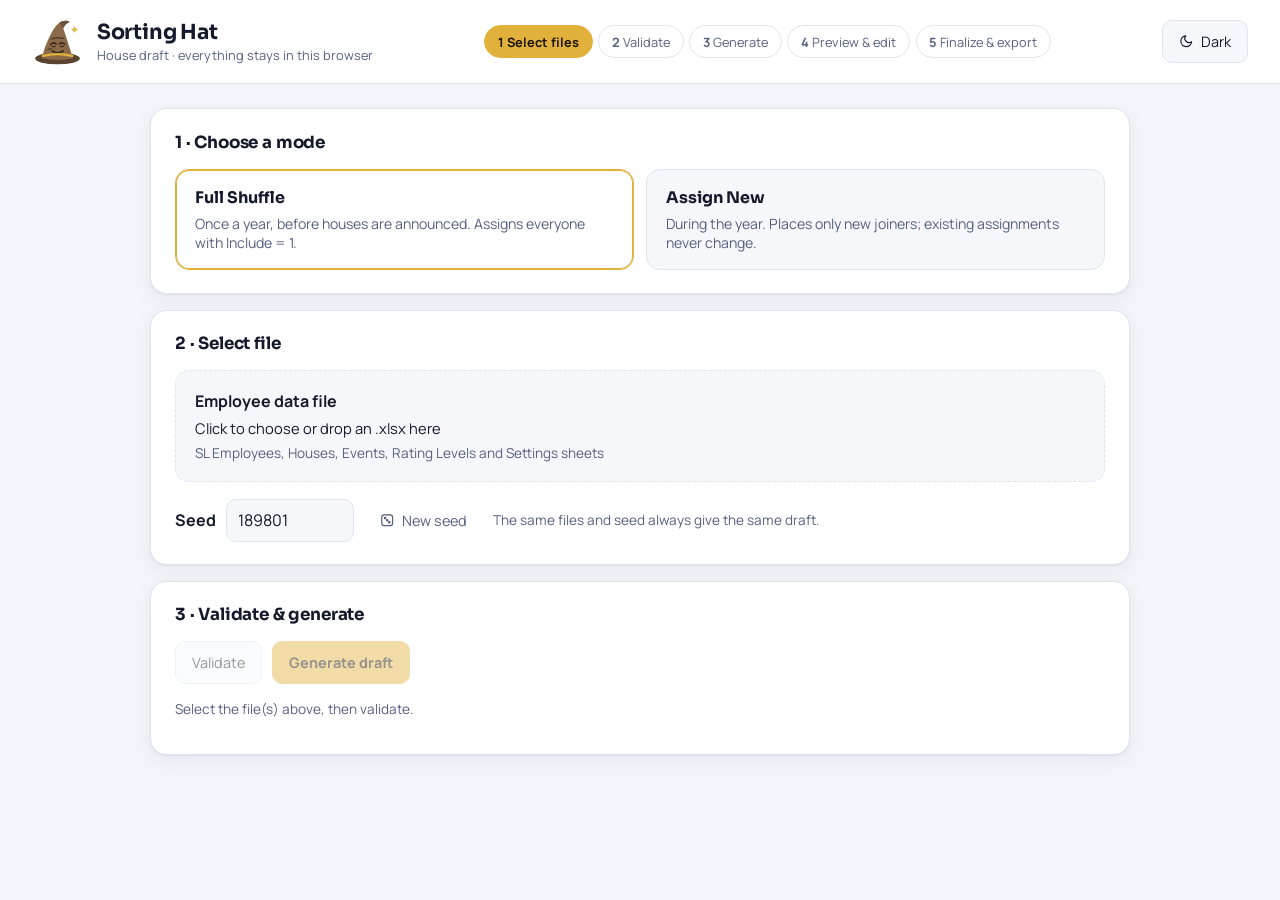
<file: sorting-hat/index.html>
<!doctype html>
<html lang="en">
<head>
  <meta charset="utf-8">
  <meta name="viewport" content="width=device-width, initial-scale=1">
  <title>Sorting Hat · House Draft</title>
  <link rel="icon" href="favicon.svg" type="image/svg+xml">
  <script>
    // Apply the saved (or system) theme before first paint to avoid a flash.
    (function () {
      var t = null;
      try { t = localStorage.getItem('sortinghat-theme'); } catch (e) {}
      if (t !== 'light' && t !== 'dark') t = matchMedia('(prefers-color-scheme: dark)').matches ? 'dark' : 'light';
      document.documentElement.dataset.theme = t;
    })();
  </script>
  <!-- Web fonts are optional: offline, the app falls back to system fonts. -->
  <link rel="preconnect" href="https://fonts.googleapis.com">
  <link rel="preconnect" href="https://fonts.gstatic.com" crossorigin>
  <link rel="stylesheet" href="https://fonts.googleapis.com/css2?family=Sora:wght@400;600;700&family=Manrope:wght@400;500;600;700&display=swap">
  <link rel="stylesheet" href="css/styles.css">
</head>
<body>
  <header class="topbar">
    <div class="brand">
      <img class="brand-mark" src="favicon.svg" alt="">
      <div>
        <h1>Sorting Hat</h1>
        <p>House draft · everything stays in this browser</p>
      </div>
    </div>
    <ol class="stepper" id="stepper" aria-label="Progress">
      <li data-step="files">Select files</li>
      <li data-step="validate">Validate</li>
      <li data-step="generate">Generate</li>
      <li data-step="preview">Preview &amp; edit</li>
      <li data-step="export">Finalize &amp; export</li>
    </ol>
    <button class="btn theme-toggle" id="theme-toggle" type="button"></button>
  </header>

  <main id="app"></main>

  <div id="toasts" class="toasts" aria-live="polite"></div>

  <dialog id="confirm" class="dialog">
    <form method="dialog">
      <h3 id="confirm-title"></h3>
      <div id="confirm-body"></div>
      <div class="dialog-actions">
        <button value="cancel" class="btn">Cancel</button>
        <button value="ok" class="btn primary" id="confirm-ok">Confirm</button>
      </div>
    </form>
  </dialog>

  <script src="vendor/xlsx.full.min.js"></script>
  <script src="js/engine.js"></script>
  <script src="js/io.js"></script>
  <script src="js/app.js"></script>
</body>
</html>
</file>
<file: sorting-hat/css/styles.css>
/* Observatory theme: starry navy in dark mode, cool paper in light mode, gold accent. */
:root,
:root[data-theme="light"] {
  --bg: #f3f5fa;
  --surface: #ffffff;
  --surface-2: #f6f7fb;
  --line: #dfe4ef;
  --ink: #141a2b;
  --muted: #566080;
  --accent: #e2b13c;
  --accent-ink: #1a1406;
  --focus: #2f56c9;
  --ok: #0f7a4f;
  --ok-bg: #e4f4ec;
  --warn: #8a5300;
  --warn-bg: #fff1d6;
  --bad: #b42318;
  --bad-bg: #fde8e6;
  --sel: #e8eeff;
  --partner: #fff1e0;
  --partner-line: #c26a12;
  --match: #fff7c2;
  --f: #a3195b; --f-bg: #fce4f1;
  --m: #1d4ea8; --m-bg: #e0ecfd;
  --star: #7a5a00; --star-bg: #fff4cc;
  --same: #9a3412; --same-bg: #ffe9d6;
  --fixed: #5b21b6; --fixed-bg: #ede9fe;
  --new: #075985; --new-bg: #e0f2fe;
  --bar: #141a2b;
  --bar-ink: #ffffff;
  --bar-muted: #b7c0d8;
  --shadow: 0 1px 2px rgba(20, 26, 43, .05), 0 6px 20px rgba(20, 26, 43, .06);
  --sky: none;
  color-scheme: light;
}

:root[data-theme="dark"] {
  --bg: #0b1020;
  --surface: #121a2e;
  --surface-2: #18223a;
  --line: #26324d;
  --ink: #e8ecf6;
  --muted: #a3aeca;
  --accent: #f5c86a;
  --accent-ink: #1a1406;
  --focus: #f5c86a;
  --ok: #5fd49a;
  --ok-bg: rgba(95, 212, 154, .12);
  --warn: #f5c86a;
  --warn-bg: rgba(245, 200, 106, .13);
  --bad: #ff8a8a;
  --bad-bg: rgba(255, 138, 138, .13);
  --sel: rgba(122, 162, 255, .16);
  --partner: rgba(255, 176, 106, .14);
  --partner-line: #ffb06a;
  --match: rgba(245, 200, 106, .2);
  --f: #ff9ccf; --f-bg: rgba(255, 156, 207, .14);
  --m: #8fb4ff; --m-bg: rgba(143, 180, 255, .14);
  --star: #f5c86a; --star-bg: rgba(245, 200, 106, .12);
  --same: #ffb08a; --same-bg: rgba(255, 176, 138, .13);
  --fixed: #c9a8ff; --fixed-bg: rgba(201, 168, 255, .14);
  --new: #7dd3fc; --new-bg: rgba(125, 211, 252, .13);
  --bar: #1d2944;
  --bar-ink: #e8ecf6;
  --bar-muted: #a3aeca;
  --shadow: 0 1px 2px rgba(0, 0, 0, .3), 0 10px 30px rgba(0, 0, 0, .25);
  /* A faint, fixed star field behind everything. */
  --sky: radial-gradient(1px 1px at 12% 18%, rgba(255,255,255,.5), transparent 60%),
         radial-gradient(1px 1px at 68% 8%, rgba(255,255,255,.35), transparent 60%),
         radial-gradient(1.5px 1.5px at 84% 32%, rgba(245,200,106,.45), transparent 60%),
         radial-gradient(1px 1px at 32% 62%, rgba(255,255,255,.3), transparent 60%),
         radial-gradient(1px 1px at 92% 78%, rgba(255,255,255,.35), transparent 60%),
         radial-gradient(1px 1px at 6% 88%, rgba(255,255,255,.3), transparent 60%),
         radial-gradient(1.5px 1.5px at 48% 92%, rgba(143,180,255,.4), transparent 60%);
  color-scheme: dark;
}

* { box-sizing: border-box; }
html { font-family: Manrope, system-ui, -apple-system, "Segoe UI", Roboto, sans-serif; font-size: clamp(16px, calc(11px + .3vw), 19px); }
/* Text grows gently with the screen: 16px on a laptop, ~17px at 2000px wide, capped at 19px. Sizes below use rem so they follow. */
body {
  margin: 0; min-height: 100vh; color: var(--ink); background: var(--bg);
  background-image: var(--sky); background-attachment: fixed;
  transition: background-color .16s ease-out, color .16s ease-out;
}
h1, h2, h3, .display { font-family: Sora, Manrope, system-ui, sans-serif; letter-spacing: -.01em; margin: 0; }
ul { margin: .4rem 0 0; padding-left: 1.2rem; }
svg.icon { width: 1em; height: 1em; flex: none; stroke: currentColor; fill: none; stroke-width: 2; stroke-linecap: round; stroke-linejoin: round; vertical-align: -.14em; }
.hint { color: var(--muted); font-size: .85rem; }
.sr-only { position: absolute; width: 1px; height: 1px; overflow: hidden; clip: rect(0 0 0 0); white-space: nowrap; }
button:focus-visible, input:focus-visible, .mode:focus-visible, .person:focus-visible, .drop:focus-within {
  outline: 2px solid var(--focus); outline-offset: 2px;
}
@media (prefers-reduced-motion: reduce) { *, *::before, *::after { transition: none !important; } }

/* ---------- top bar ---------- */
.topbar {
  display: flex; flex-wrap: wrap; gap: 1rem 2rem; align-items: center; justify-content: space-between;
  padding: 1rem 2rem; background: var(--surface); border-bottom: 1px solid var(--line);
}
.brand { display: flex; gap: .85rem; align-items: center; }
.brand-mark { width: 3.2rem; height: 3.2rem; flex: none; }
.brand h1 { font-size: 1.3rem; }
.brand p { margin: .1rem 0 0; color: var(--muted); font-size: .8rem; }
.stepper { display: flex; flex-wrap: wrap; gap: .35rem; list-style: none; margin: 0; padding: 0; counter-reset: step; }
.stepper li {
  counter-increment: step; padding: .4rem .8rem; border-radius: 999px; font-size: .8rem; color: var(--muted);
  border: 1px solid var(--line);
}
.stepper li::before { content: counter(step) "  "; font-weight: 700; }
.stepper li.done { color: var(--ok); border-color: transparent; background: var(--ok-bg); }
.stepper li.done::before { content: "✓  "; }
.stepper li.current { color: var(--accent-ink); background: var(--accent); border-color: var(--accent); font-weight: 700; }
.theme-toggle { display: inline-flex; align-items: center; gap: .5rem; }

main { padding: 1.5rem 2rem 7rem; max-width: 160rem; margin: 0 auto; }

/* ---------- generic ---------- */
.panel {
  background: var(--surface); border: 1px solid var(--line); border-radius: 16px;
  padding: 1.4rem 1.5rem; margin: 0 auto 1rem; box-shadow: var(--shadow); max-width: 980px;
}
.panel h2 { font-size: 1.05rem; margin-bottom: 1rem; }
.btn {
  font: inherit; font-size: .9rem; min-height: 2.65rem; padding: 0 1rem; border-radius: 10px;
  border: 1px solid var(--line); background: var(--surface-2); color: var(--ink); cursor: pointer;
  white-space: nowrap; display: inline-flex; align-items: center; gap: .45rem;
  transition: border-color .16s ease-out, background-color .16s ease-out, filter .16s ease-out;
}
.btn:hover:not(:disabled) { border-color: var(--muted); }
.btn:disabled { opacity: .45; cursor: not-allowed; }
.btn.primary { background: var(--accent); border-color: var(--accent); color: var(--accent-ink); font-weight: 700; }
.btn.primary:hover:not(:disabled) { filter: brightness(1.06); }
.btn.ghost { background: transparent; border-color: transparent; color: var(--muted); }
.btn.ghost:hover:not(:disabled) { color: var(--ink); border-color: transparent; }
.btn.small { min-height: 2.25rem; padding: 0 .75rem; font-size: .82rem; }
.actions { display: flex; flex-wrap: wrap; gap: .6rem; margin-bottom: 1rem; }

.callout { border-radius: 12px; padding: .9rem 1.1rem; margin-top: .75rem; font-size: .92rem; border: 1px solid transparent; }
.callout.ok { background: var(--ok-bg); color: var(--ok); }
.callout.warn { background: var(--warn-bg); color: var(--warn); }
.callout.error { background: var(--bad-bg); color: var(--bad); }
.callout .hint { color: inherit; opacity: .85; }

/* ---------- setup ---------- */
.modes { display: grid; grid-template-columns: repeat(auto-fit, minmax(16rem, 1fr)); gap: .75rem; }
.mode {
  font: inherit; text-align: left; display: flex; flex-direction: column; gap: .35rem; padding: 1.1rem 1.2rem;
  border: 1px solid var(--line); border-radius: 14px; background: var(--surface-2); color: var(--ink); cursor: pointer;
  transition: border-color .16s ease-out, background-color .16s ease-out;
}
.mode strong { font-family: Sora, Manrope, sans-serif; font-size: 1rem; }
.mode span { color: var(--muted); font-size: .88rem; }
.mode:hover { border-color: var(--muted); }
.mode.active { border-color: var(--accent); box-shadow: inset 0 0 0 1px var(--accent); background: var(--surface); }

.files { display: grid; grid-template-columns: repeat(auto-fit, minmax(17rem, 1fr)); gap: .75rem; }
.drop {
  display: flex; flex-direction: column; gap: .35rem; padding: 1.2rem; border: 1.5px dashed var(--line);
  border-radius: 14px; cursor: pointer; background: var(--surface-2); transition: border-color .16s ease-out, background-color .16s ease-out;
}
.drop:hover, .drop.over { border-color: var(--accent); }
.drop.loaded { border-style: solid; border-color: var(--ok); background: var(--ok-bg); }
.drop-title { font-weight: 700; }
.drop-file { font-size: .92rem; word-break: break-all; display: inline-flex; align-items: center; gap: .4rem; }
.seed-row { display: flex; flex-wrap: wrap; gap: .6rem; align-items: center; margin-top: 1.1rem; }
.seed-row label { font-weight: 700; }
.seed-row input {
  font: inherit; width: 8rem; min-height: 2.65rem; padding: 0 .7rem; border: 1px solid var(--line); border-radius: 10px;
  background: var(--surface-2); color: var(--ink);
}

/* ---------- preview toolbar ---------- */
.toolbar {
  position: sticky; top: .75rem; z-index: 5; display: flex; flex-wrap: wrap; gap: .9rem 1.25rem; align-items: center;
  background: var(--surface); border: 1px solid var(--line); border-radius: 16px; padding: .9rem 1.1rem;
  margin-bottom: 1.1rem; box-shadow: var(--shadow);
}
.fairness { display: flex; align-items: center; gap: .9rem; }
.fairness-icon {
  width: 46px; height: 46px; border-radius: 50%; display: grid; place-items: center; flex: none;
  background: var(--ok-bg); color: var(--ok); font-size: 1.35rem;
}
.fairness .label { display: block; color: var(--muted); font-size: .7rem; font-weight: 700; text-transform: uppercase; letter-spacing: .08em; }
.fairness strong { display: block; font-family: Sora, Manrope, sans-serif; font-size: 1.45rem; line-height: 1.15; color: var(--ok); }
.fairness .detail { display: block; font-size: .85rem; color: var(--muted); }
.fairness.good strong, .fairness.good .fairness-icon { color: var(--ok); }
.fairness.bad .fairness-icon { background: var(--bad-bg); color: var(--bad); }
.fairness.bad strong { color: var(--bad); }
.change {
  display: inline-flex; align-items: center; gap: .35rem; font-weight: 700; font-size: .85rem;
  padding: .35rem .75rem; border-radius: 999px; background: var(--surface-2); color: var(--muted); cursor: help;
}
.change.better { color: var(--ok); background: var(--ok-bg); }
.change.worse { color: var(--bad); background: var(--bad-bg); }
.chips { display: flex; gap: .4rem; flex-wrap: wrap; }
.chip { font-size: .78rem; padding: .3rem .7rem; border-radius: 999px; background: var(--surface-2); color: var(--muted); }
.chip.ok { background: var(--ok-bg); color: var(--ok); }
.chip.bad { background: var(--bad-bg); color: var(--bad); font-weight: 700; }
.toolbar-actions { display: flex; gap: .5rem; flex-wrap: wrap; align-items: center; margin-left: auto; }
.toolbar-actions input[type=search] {
  font: inherit; font-size: .9rem; min-height: 2.65rem; padding: 0 .85rem; border: 1px solid var(--line); border-radius: 10px;
  width: 14rem; background: var(--surface-2); color: var(--ink);
}
.toolbar-actions select {
  font: inherit; font-size: .9rem; min-height: 2.65rem; padding: 0 .7rem; border: 1px solid var(--line); border-radius: 10px;
  background: var(--surface-2); color: var(--ink); cursor: pointer;
}
.toolbar-actions select.active { border-color: var(--accent); box-shadow: inset 0 0 0 1px var(--accent); font-weight: 700; }
.event-meta {
  display: inline-flex; align-items: center; gap: .35rem; margin-top: .45rem; padding: .2rem .6rem; border-radius: 999px;
  font-size: .8rem; font-weight: 700; background: var(--star-bg); color: var(--star);
}
.empty-note { margin: 0; padding: 1rem; color: var(--muted); font-size: .85rem; }
.star.on { box-shadow: inset 0 0 0 1px currentColor; font-weight: 700; }
.check { display: flex; gap: .4rem; align-items: center; font-size: .88rem; color: var(--muted); }
.check input { accent-color: var(--accent); }

/* ---------- preview layout ---------- */
/* Houses get room for every column first; the summary sits beside them only when it fits, else below. */
.preview { display: flex; flex-wrap: wrap; gap: 1.1rem; align-items: flex-start; }
.preview > .houses { flex: 999 1 calc(var(--cols) * 13rem + (var(--cols) - 1) * 1rem); min-width: 0; }
.preview > .summary { flex: 1 1 27rem; min-width: 0; }
.houses { display: grid; grid-template-columns: repeat(var(--cols), minmax(13rem, 1fr)); gap: 1rem; overflow-x: auto; }
.house {
  background: var(--surface); border: 1px solid var(--line); border-radius: 16px; box-shadow: var(--shadow);
  min-width: 0; overflow: hidden;
}
.house > header {
  padding: .95rem 1rem .8rem; border-bottom: 1px solid var(--line);
  background: linear-gradient(var(--house-tint), transparent);
}
.house-title { display: flex; align-items: center; justify-content: space-between; gap: .5rem; }
.house h3 { color: var(--house); font-size: 1.25rem; }
.constellation { width: 3.2rem; height: 1.6rem; flex: none; }
.house-meta { font-size: .8rem; color: var(--muted); margin-top: .2rem; }
.move-here {
  margin-top: .6rem; border-color: var(--house); color: var(--house); background: transparent; font-weight: 700;
  border-radius: 999px;
}
.level { padding: .5rem .45rem .45rem; }
.level + .level { border-top: 1px solid var(--line); }
.level-title {
  font-size: .74rem; font-weight: 700; text-transform: uppercase; letter-spacing: .07em; color: var(--muted);
  padding: .2rem .55rem .35rem; display: flex; justify-content: space-between;
}
.level.leavers .level-title { color: var(--warn); }

.person {
  display: grid; grid-template-columns: auto minmax(0, 1fr) auto; gap: .2rem .6rem; align-items: center;
  padding: .45rem .55rem; border-radius: 10px; font-size: .88rem; border: 1px solid transparent;
  transition: background-color .12s ease-out, border-color .12s ease-out, opacity .12s ease-out;
}
.person.movable { cursor: pointer; }
.person.movable:hover { background: var(--surface-2); }
.person.locked { color: var(--muted); }
.person.leaver { color: var(--warn); background: var(--warn-bg); }
.person.selected { background: var(--sel); border-color: var(--house); }
.person.partner { background: var(--partner); border-color: var(--partner-line); }
.person.match { background: var(--match); }
.person.dim { opacity: .3; }
/* Full names wrap rather than being cut off, so the committee can read every one. */
.person .name { overflow-wrap: anywhere; font-weight: 500; line-height: 1.3; }
.person .rating { font-weight: 700; font-variant-numeric: tabular-nums; font-size: .8rem; color: var(--muted); }
.person .tags { grid-column: 2 / -1; display: flex; flex-wrap: wrap; gap: .25rem; }
.person .tags:empty { display: none; }
.g { width: 1.5rem; height: 1.5rem; border-radius: 50%; display: inline-grid; place-items: center; font-size: .7rem; font-weight: 700; }
.g-F { background: var(--f-bg); color: var(--f); }
.g-M { background: var(--m-bg); color: var(--m); }
.g-x { background: var(--surface-2); color: var(--muted); }
.star, .flag {
  font-size: .75rem; padding: .1rem .45rem; border-radius: 999px; white-space: nowrap;
  display: inline-flex; align-items: center; gap: .2rem;
}
.star { background: var(--star-bg); color: var(--star); }
.flag.new { background: var(--new-bg); color: var(--new); font-weight: 700; }
.flag.fixed { background: var(--fixed-bg); color: var(--fixed); }
.flag.same { background: var(--same-bg); color: var(--same); }
.flag.leaver { background: var(--warn-bg); color: var(--warn); font-weight: 700; }
.flag.lock { background: transparent; color: var(--muted); padding: 0; }

/* ---------- summary ---------- */
.summary {
  position: sticky; top: 7.5rem; background: var(--surface); border: 1px solid var(--line); border-radius: 16px;
  padding: 1.2rem; box-shadow: var(--shadow); max-height: calc(100vh - 9rem); overflow: auto;
}
.summary h3 { font-size: 1.05rem; }
.summary > .hint { margin: .3rem 0 1rem; font-size: .8rem; }
.worst-box { background: var(--surface-2); border-radius: 12px; padding: .8rem .95rem; margin-bottom: 1rem; font-size: .86rem; }
.worst-list { list-style: none; padding: 0; margin: .5rem 0 0; display: grid; gap: .3rem; }
.summary-table { width: 100%; border-collapse: collapse; font-size: .86rem; font-variant-numeric: tabular-nums; }
.summary-table th, .summary-table td { padding: .35rem .4rem; text-align: right; border-bottom: 1px solid var(--line); }
.summary-table td:first-child { text-align: left; color: var(--muted); }
.summary-table thead th { position: sticky; top: -1.2rem; background: var(--surface); font-size: .78rem; }
.summary-table tr.group th {
  text-align: left; padding-top: .9rem; font-size: .7rem; text-transform: uppercase; letter-spacing: .07em;
  color: var(--muted); border-bottom: 0;
}
.summary-table tr.worst td { background: var(--bad-bg); }
.summary-table td.hi { font-weight: 700; color: var(--ink); }
.summary-table td.lo { color: var(--muted); }
.spread { font-weight: 700; border-radius: 6px; }
td.spread.ok { color: var(--ok); }
td.spread.warn, span.spread.warn { color: var(--warn); background: var(--warn-bg); }
td.spread.bad, span.spread.bad { color: var(--bad); background: var(--bad-bg); }
span.spread { display: inline-block; min-width: 1.8rem; text-align: center; padding: 0 .35rem; }

/* ---------- selection bar ---------- */
.selbar {
  position: fixed; left: 50%; bottom: 1.25rem; transform: translateX(-50%); z-index: 10; display: flex; flex-wrap: wrap;
  gap: .55rem; align-items: center; justify-content: center; max-width: calc(100vw - 2rem);
  background: var(--bar); color: var(--bar-ink); padding: .7rem 1.1rem; border-radius: 16px;
  border: 1px solid var(--line); box-shadow: 0 12px 40px rgba(0, 0, 0, .28);
}
.selbar.idle { font-size: .88rem; color: var(--bar-muted); }
.selbar .hint { color: var(--bar-muted); }
.selbar .btn.ghost { color: var(--bar-muted); }
.selbar .btn.ghost:hover { color: var(--bar-ink); }
/* Solid house colour with surface-coloured text: pastel + navy in dark mode, deep colour + white in light. */
.housebtn { background: var(--house); border-color: var(--house); color: var(--surface); font-weight: 700; border-radius: 999px; }
.housebtn:hover:not(:disabled) { border-color: var(--house); filter: brightness(1.08); }

/* ---------- done ---------- */
.done-title { display: flex; align-items: center; gap: .6rem; }
.done-title .icon { color: var(--ok); font-size: 1.3rem; }
.done-houses { display: flex; flex-wrap: wrap; gap: .7rem; margin: 1.1rem 0; }
.done-house {
  border: 1px solid var(--line); background: linear-gradient(var(--house-tint), transparent); padding: .75rem 1rem;
  border-radius: 12px; display: flex; flex-direction: column; min-width: 9rem;
}
.done-house strong { color: var(--house); font-family: Sora, Manrope, sans-serif; }

/* ---------- toasts & dialog ---------- */
.toasts { position: fixed; top: 1rem; right: 1rem; z-index: 50; display: grid; gap: .5rem; max-width: 25rem; }
.toast {
  padding: .8rem 1rem; border-radius: 12px; background: var(--bar); color: var(--bar-ink); font-size: .88rem;
  box-shadow: var(--shadow); border: 1px solid var(--line); border-left-width: 1px;
  white-space: pre-line; transition: opacity .4s, transform .4s;
}
.toast.ok { background: var(--surface); color: var(--ink); border-color: var(--ok); }
.toast.warn { background: var(--surface); color: var(--ink); border-color: var(--warn); }
.toast.error { background: var(--surface); color: var(--ink); border-color: var(--bad); }
.toast.hide { opacity: 0; transform: translateY(-6px); }
.dialog {
  border: 1px solid var(--line); border-radius: 16px; padding: 1.4rem 1.5rem; max-width: 470px;
  background: var(--surface); color: var(--ink); box-shadow: 0 20px 60px rgba(0, 0, 0, .35);
}
.dialog::backdrop { background: rgba(8, 11, 22, .55); }
.dialog h3 { margin-bottom: .7rem; font-size: 1.1rem; }
.dialog-actions { display: flex; justify-content: flex-end; gap: .5rem; margin-top: 1.1rem; }

@media (max-width: 640px) {
  html { font-size: 15px; }
  main { padding: 1rem 1rem 7rem; }
  .topbar { padding: .8rem 1rem; }
  .toolbar { position: static; }
  .toolbar-actions { margin-left: 0; }
  .toolbar-actions input[type=search] { width: 100%; }
}
</file>
